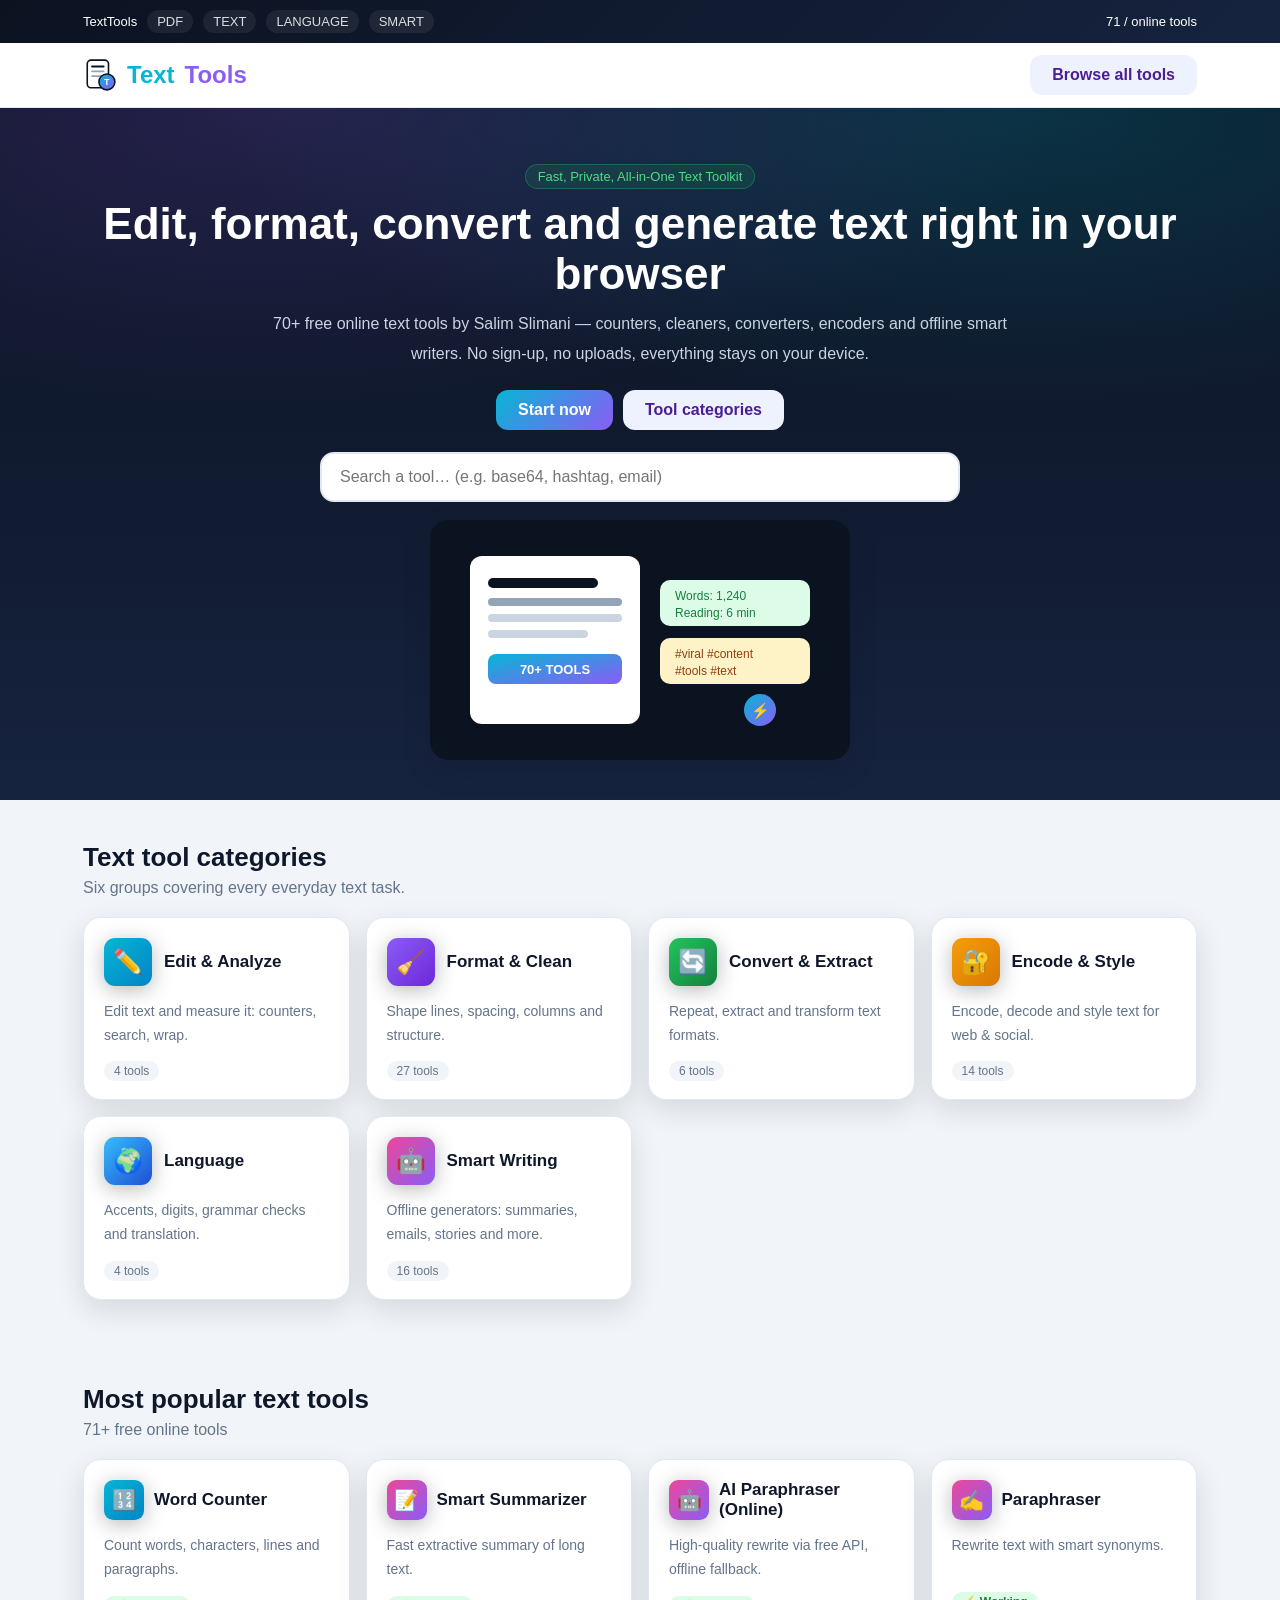
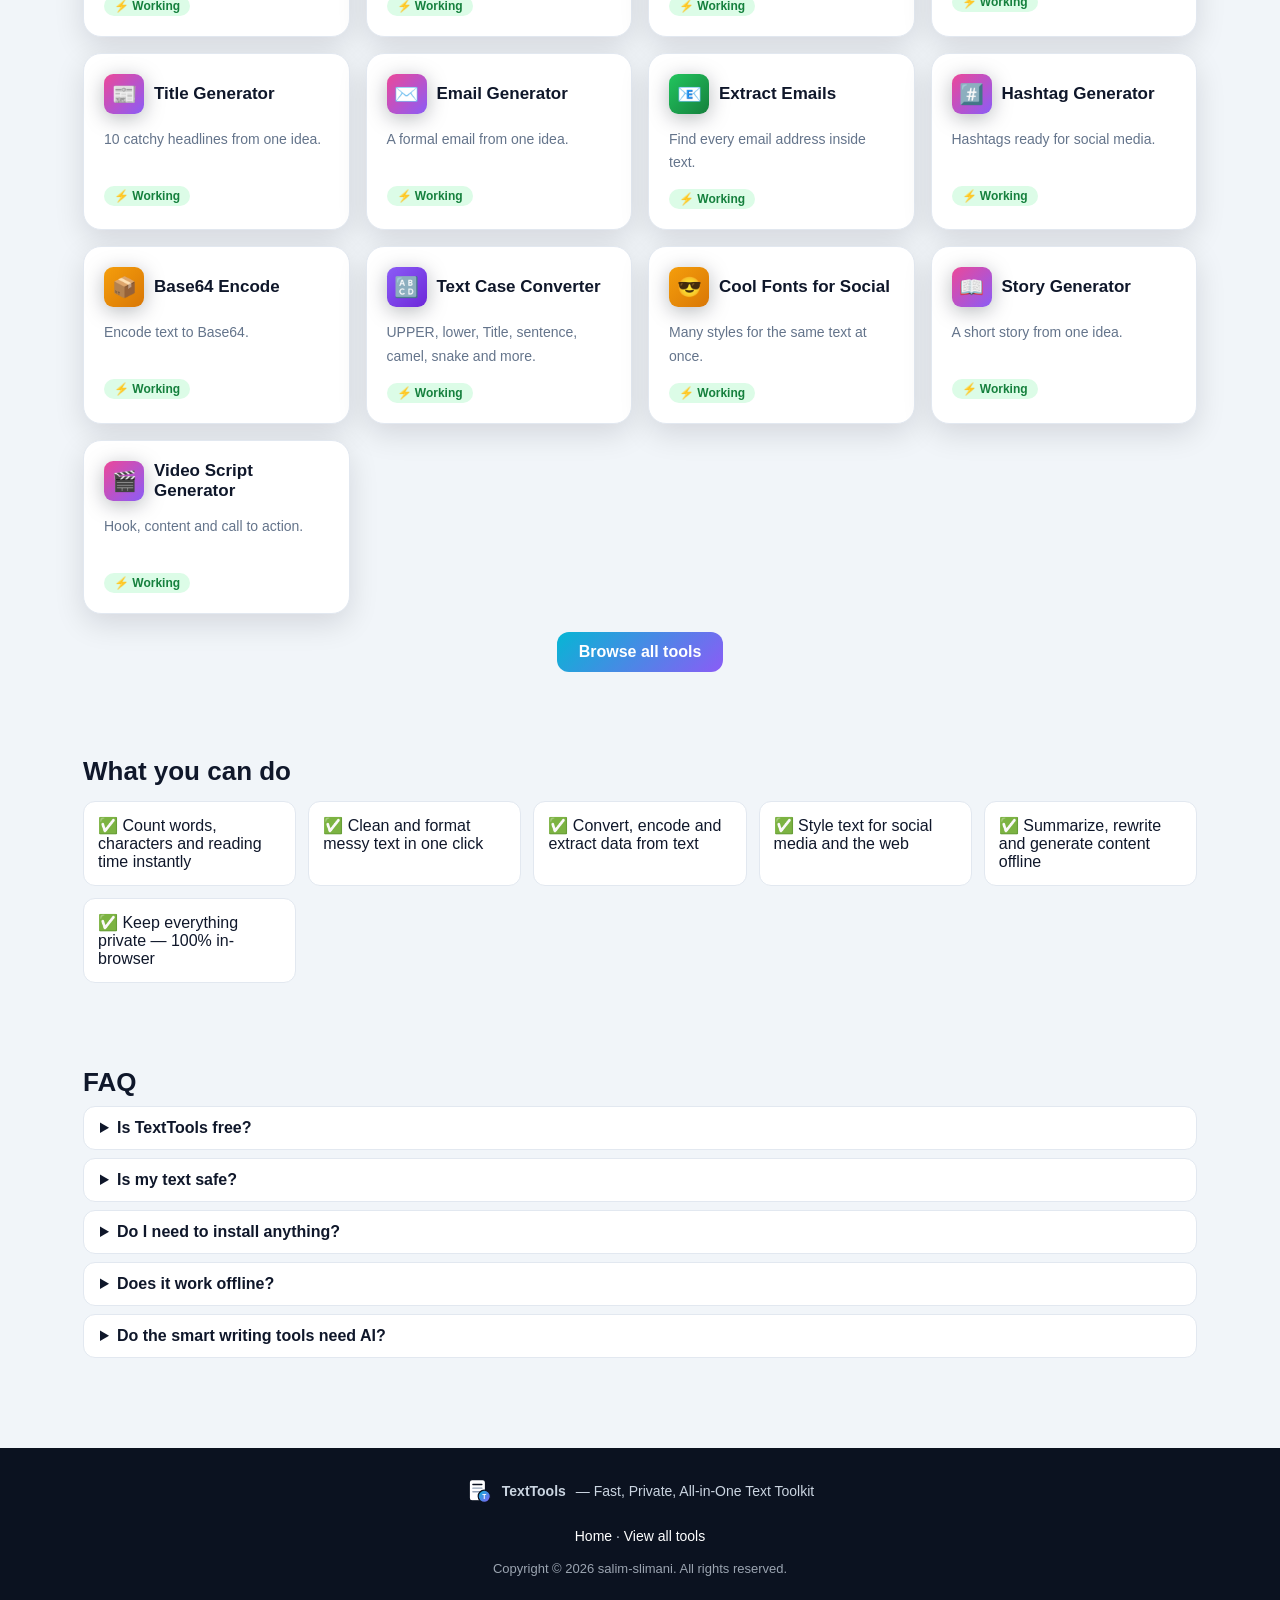
<file: index.html>
<!DOCTYPE html>
<html lang="en">
<head>
<meta charset="utf-8"><meta name="viewport" content="width=device-width,initial-scale=1">
<title>TextTools — Free Online Text Tools | Edit, Format, Convert</title>
<meta name="description" content="TextTools by Salim Slimani — fast, private, all-in-one text toolkit. Edit, format, convert, encode and generate text in your browser.">
<link rel="icon" href="assets/logo.svg" type="image/svg+xml">
<link rel="stylesheet" href="css/style.css">
<script src="js/tools-data.js"></script>
<script src="js/icons.js"></script>
</head>
<body>
<div class="topbar"><div class="wrap">
<div class="sites"><span>TextTools</span><a href="https://salim-studio.github.io/pdf-suite/">PDF</a><a href="tools.html">TEXT</a><a href="tools.html#c-language">LANGUAGE</a><a href="tools.html#c-smart">SMART</a></div>
<div id="toolCountTop"></div>
</div></div>
<header class="nav"><div class="wrap">
<a class="logo" href="index.html"><img src="assets/logo.svg" alt="TextTools logo">Text<span>Tools</span></a>
<div class="navlinks">
<a class="btn ghost" href="tools.html">Browse all tools</a>
</div></div></header>
<section class="hero"><div class="wrap">
<span class="badge">Fast, Private, All-in-One Text Toolkit</span>
<h1>Edit, format, convert and generate text right in your browser</h1>
<p>70+ free online text tools by Salim Slimani — counters, cleaners, converters, encoders and offline smart writers. No sign-up, no uploads, everything stays on your device.</p>
<div style="display:flex;gap:10px;justify-content:center;flex-wrap:wrap">
<a class="btn" href="tools.html">Start now</a>
<a class="btn ghost" href="#cats">Tool categories</a>
</div>
<input id="q" class="search" style="max-width:640px;margin:22px auto 0;display:block" placeholder="Search a tool… (e.g. base64, hashtag, email)">
<div class="brand-hero"><img src="assets/hero.svg" alt="TextTools visual — text toolkit"></div>
</div></section>

<div class="wrap">
<section class="section" id="cats"><h2>Text tool categories</h2><p class="sub">Six groups covering every everyday text task.</p><div class="grid" id="catGrid"></div></section>
<section class="section"><h2>Most popular text tools</h2><p class="sub"><span id="tc"></span> free online tools</p><div class="grid" id="popGrid"></div>
<div style="text-align:center;margin-top:18px"><a class="btn" href="tools.html">Browse all tools</a></div></section>
<section class="section"><h2>What you can do</h2>
<div class="feat" id="feat1"></div></section>
<section class="section faq"><h2>FAQ</h2><div id="faqBox"></div></section>
</div>
<footer><div class="wrap"><div class="footer-brand"><img src="assets/logo.svg" alt="TextTools logo"><b>TextTools</b> — Fast, Private, All-in-One Text Toolkit</div><br><a href="index.html">Home</a> · <a href="tools.html">View all tools</a><br><br><span class="copyright">Copyright © 2026 salim-slimani. All rights reserved.</span></div></footer>
<script>
toolCountTop.textContent=TOOLS.length+" / online tools";tc.textContent=TOOLS.length+"+";
catGrid.innerHTML=CATS.map(c=>`<a class="card" href="tools.html#c-${c.id}"><div style="display:flex;gap:12px;align-items:center;margin-bottom:6px">${TextIcons.tile(c.id,c.id,48)}<h3 style="margin:0">${c.en}</h3></div><p>${c.enD}</p><span class="pill">${c.count} tools</span></a>`).join('');
const pop=["word-counter","summarizer","ai-paraphraser","paraphraser","title-generator","email-generator","extract-emails","hashtags","base64-encode","text-case","cool-fonts","story-generator","video-script"];
popGrid.innerHTML=pop.map(s=>{const t=TOOLS.find(x=>x.t===s);if(!t)return"";return toolCard(t);}).join("");
function toolCard(t){return `<a class="card" href="tool.html?tool=${t.t}"><div style="display:flex;gap:10px;align-items:center;margin-bottom:6px">${TextIcons.tile(t.c,t.t,40)}<h3 style="margin:0;flex:1;min-width:0">${t.en}</h3></div><p>${t.enD}</p><div style="display:flex;gap:6px;flex-wrap:wrap"><span class="pill ok">⚡ Working</span></div></a>`;}
const feats=["Count words, characters and reading time instantly","Clean and format messy text in one click","Convert, encode and extract data from text","Style text for social media and the web","Summarize, rewrite and generate content offline","Keep everything private — 100% in-browser"];
feat1.innerHTML=feats.map(f=>`<div>✅ ${f}</div>`).join("");
const faqs=[["Is TextTools free?","Yes. All 70 tools run free in your browser, no account needed."],["Is my text safe?","Yes. Processing happens locally on your device — nothing is uploaded."],["Do I need to install anything?","No. Open the page and start working."],["Does it work offline?","Yes. After the first load, every tool works without internet."],["Do the smart writing tools need AI?","No. They use built-in offline generators, so they are instant and private."]];
faqBox.innerHTML=faqs.map(f=>`<details><summary><b>${f[0]}</b></summary><p>${f[1]}</p></details>`).join("");
q.addEventListener("keydown",e=>{if(e.key==="Enter")location.href="tools.html?q="+encodeURIComponent(q.value)});
</script>
</body></html>
</file>
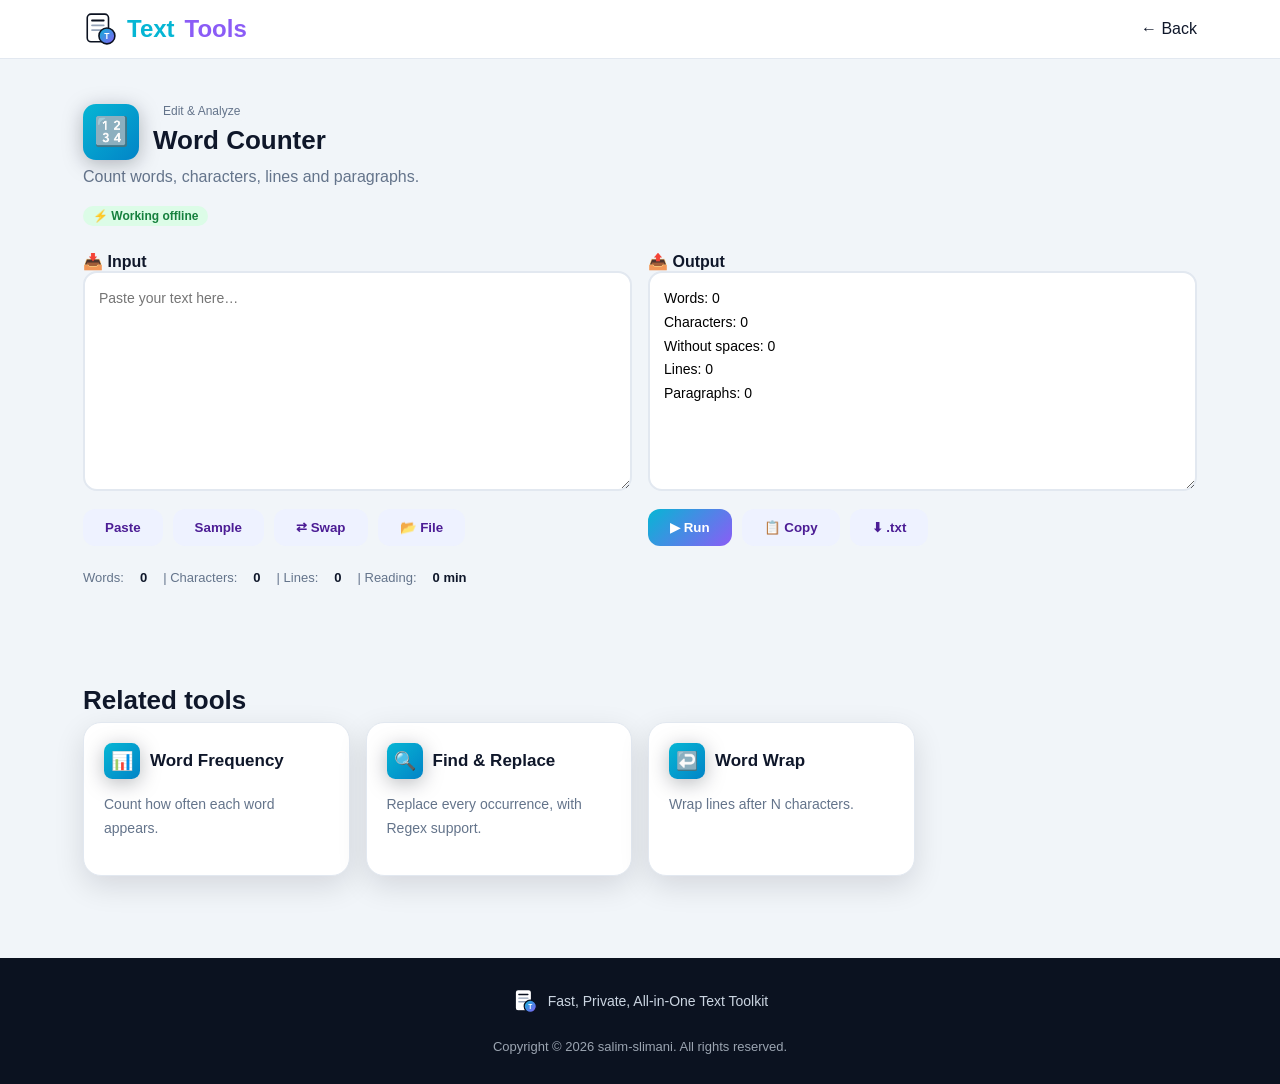
<file: tool.html>
<!DOCTYPE html>
<html lang="en">
<head><meta charset="utf-8"><meta name="viewport" content="width=device-width,initial-scale=1">
<title>Tool — TextTools</title>
<link rel="icon" href="assets/logo.svg" type="image/svg+xml">
<link rel="stylesheet" href="css/style.css">
<script src="js/tools-data.js"></script><script src="js/icons.js"></script><script src="js/engine.js"></script>
</head>
<body>
<header class="nav"><div class="wrap">
<a class="logo" href="index.html"><img src="assets/logo.svg" alt="TextTools logo">Text<span>Tools</span></a>
<div class="navlinks"><a href="tools.html">← Back</a></div>
</div></header>
<div class="wrap"><section class="section">
<div id="head"></div>
<div class="opts" id="opts"></div>
<div class="grid2">
<div><b>📥 Input</b><textarea class="io" id="inp" placeholder="Paste your text here…"></textarea>
<div class="opts">
<button class="btn ghost" onclick="pasteIn()">Paste</button>
<button class="btn ghost" onclick="loadSample()">Sample</button>
<button class="btn ghost" onclick="swapIO()">⇄ Swap</button>
<button class="btn ghost" onclick="document.getElementById('file').click()">📂 File</button>
<input type="file" id="file" hidden onchange="loadFile(event)">
</div></div>
<div><b>📤 Output</b><textarea class="io" id="out" placeholder="Result will appear here…"></textarea>
<div class="opts">
<button class="btn" onclick="run()">▶ Run</button>
<button class="btn ghost" onclick="copyOut()">📋 Copy</button>
<button class="btn ghost" onclick="downloadOut()">⬇ .txt</button>
</div></div>
</div>
<div class="stats" id="stats"></div>
<div class="result" id="rel"></div>
</section>
<section class="section"><h2>Related tools</h2><div class="grid" id="relGrid"></div></section>
</div>
<footer><div class="wrap"><div class="footer-brand"><img src="assets/logo.svg" alt="TextTools logo">Fast, Private, All-in-One Text Toolkit</div><br><span class="copyright">Copyright © 2026 salim-slimani. All rights reserved.</span></div></footer>
<script>
const slug=new URLSearchParams(location.search).get("tool");
const tool=TOOLS.find(t=>t.t===slug)||TOOLS[0];
const cat=CATS.find(c=>c.id===tool.c);
document.title=tool.en+" — TextTools";
head.innerHTML=`<div style="display:flex;gap:14px;align-items:center;margin-bottom:6px">${TextIcons.tile(tool.c,tool.t,56)}<div><span class="pill">${cat.en}</span><h2 style="margin:6px 0">${tool.en}</h2></div></div><p class="sub">${tool.enD}</p><span class="pill ok">⚡ Working offline</span>`;
opts.innerHTML=Engine.opts(tool.t)||"";
relGrid.innerHTML=TOOLS.filter(t=>t.c===tool.c&&t.t!==tool.t).slice(0,4).map(t=>`<a class="card" href="tool.html?tool=${t.t}"><div style="display:flex;gap:10px;align-items:center">${TextIcons.tile(t.c,t.t,36)}<h3 style="margin:0">${t.en}</h3></div><p>${t.enD}</p></a>`).join("");
const $=id=>document.getElementById(id);
function collect(){const o={};opts.querySelectorAll("input,select").forEach(e=>{o[e.id]=e.type==="checkbox"?e.checked:e.value;});return o;}
async function run(){try{$("out").value="⏳ Working…";$("out").value=await Engine.runAsync(tool.t,$("inp").value,collect());}catch(e){$("out").value="Error: "+(e.message||e);}updateStats();}
function updateStats(){const t=$("inp").value;const w=(t.trim().match(/\S+/g)||[]).length;$("stats").innerHTML=`Words: <b>${w}</b> | Characters: <b>${t.length}</b> | Lines: <b>${t?t.split("\n").length:0}</b> | Reading: <b>${Math.ceil(w/200)} min</b>`;}
function pasteIn(){navigator.clipboard.readText().then(x=>{$("inp").value=x;updateStats();});}
function loadSample(){$("inp").value="TextTools is a fast, private text toolkit that runs in your browser.\nContact us at hello@example.com or visit https://example.com\nThe price is 1,250,000. I love programming and I love coffee!";updateStats();run();}
function loadFile(e){const f=e.target.files[0];if(!f)return;const r=new FileReader();r.onload=()=>{$("inp").value=r.result;updateStats();};r.readAsText(f);}
function swapIO(){const a=$("inp").value;$("inp").value=$("out").value;$("out").value=a;updateStats();}
function copyOut(){$("out").select();document.execCommand("copy");navigator.clipboard.writeText($("out").value);}
function downloadOut(){const b=new Blob([$("out").value],{type:"text/plain;charset=utf-8"});const a=document.createElement("a");a.href=URL.createObjectURL(b);a.download="texttools-"+tool.t+".txt";a.click();}
$("inp").addEventListener("input",updateStats);
if(["word-counter","word-frequency","grammar-check","keywords"].includes(tool.t))run();
</script>
</body></html>
</file>
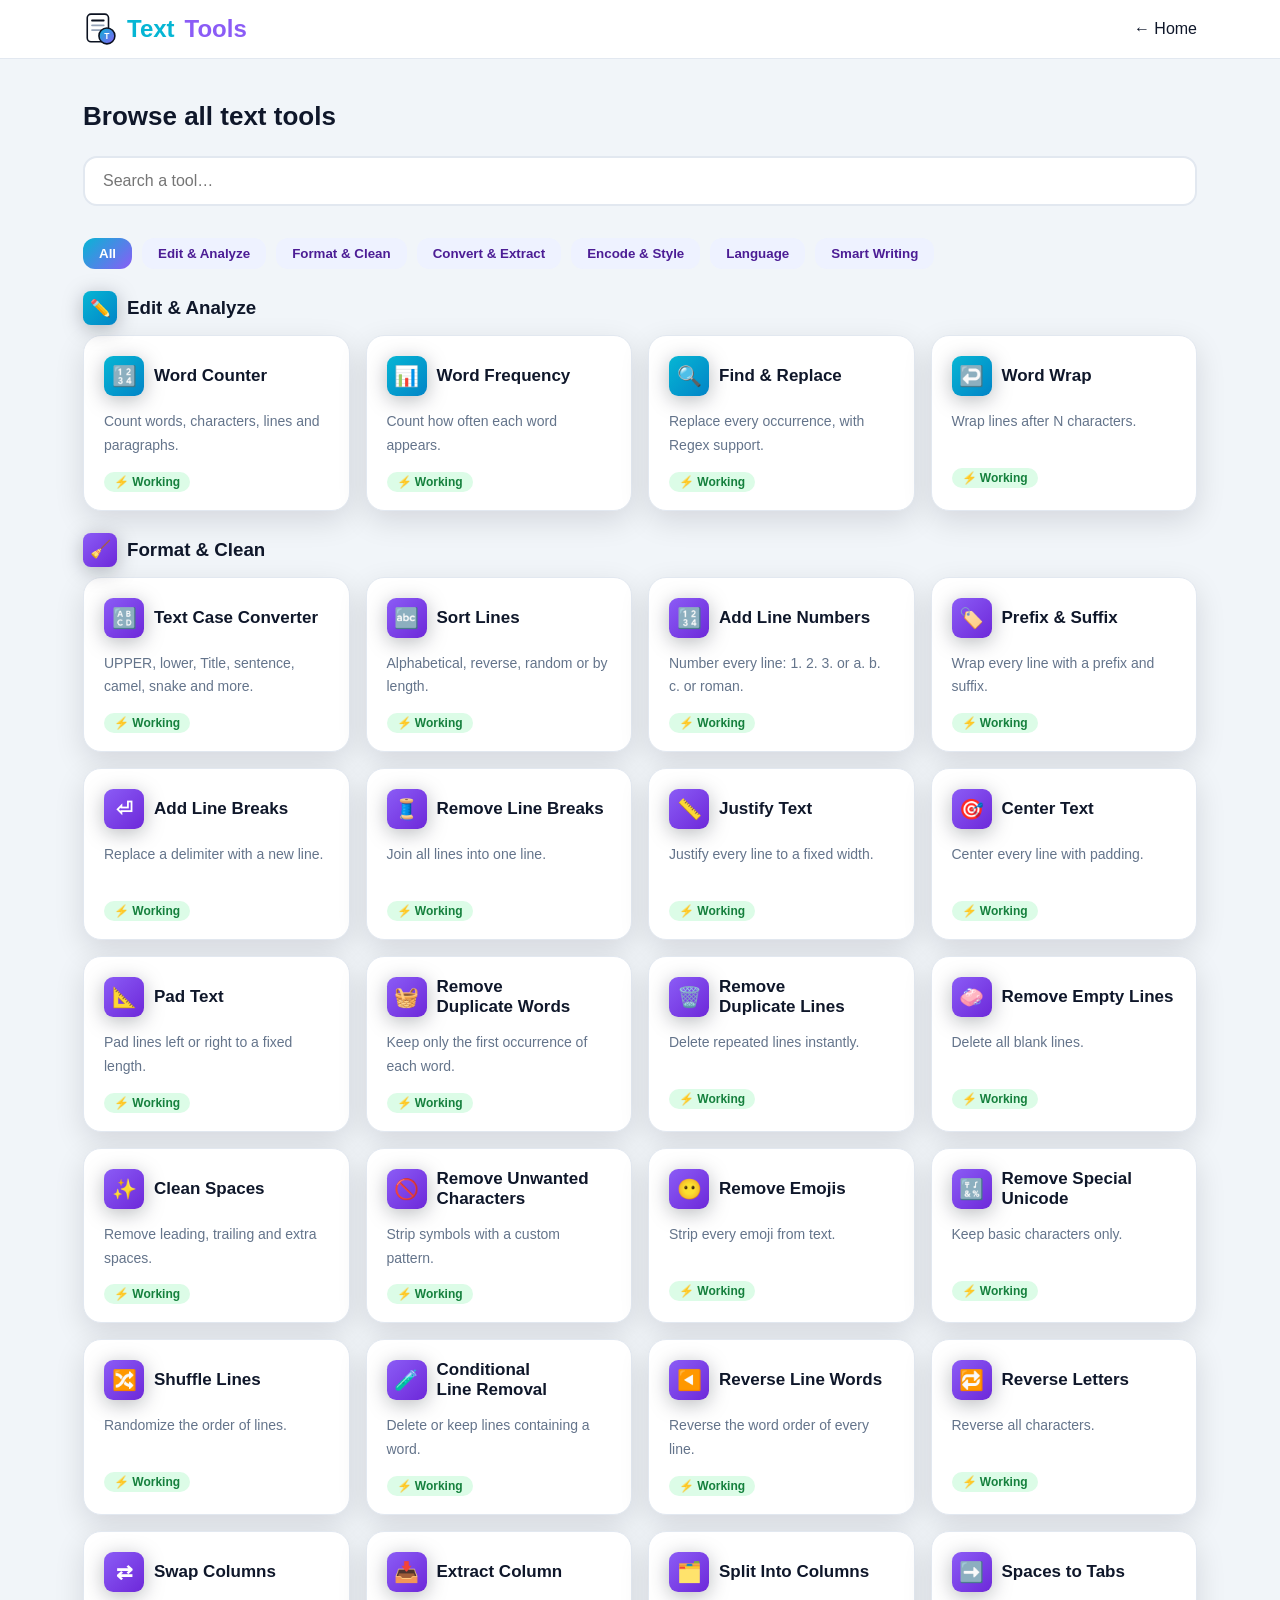
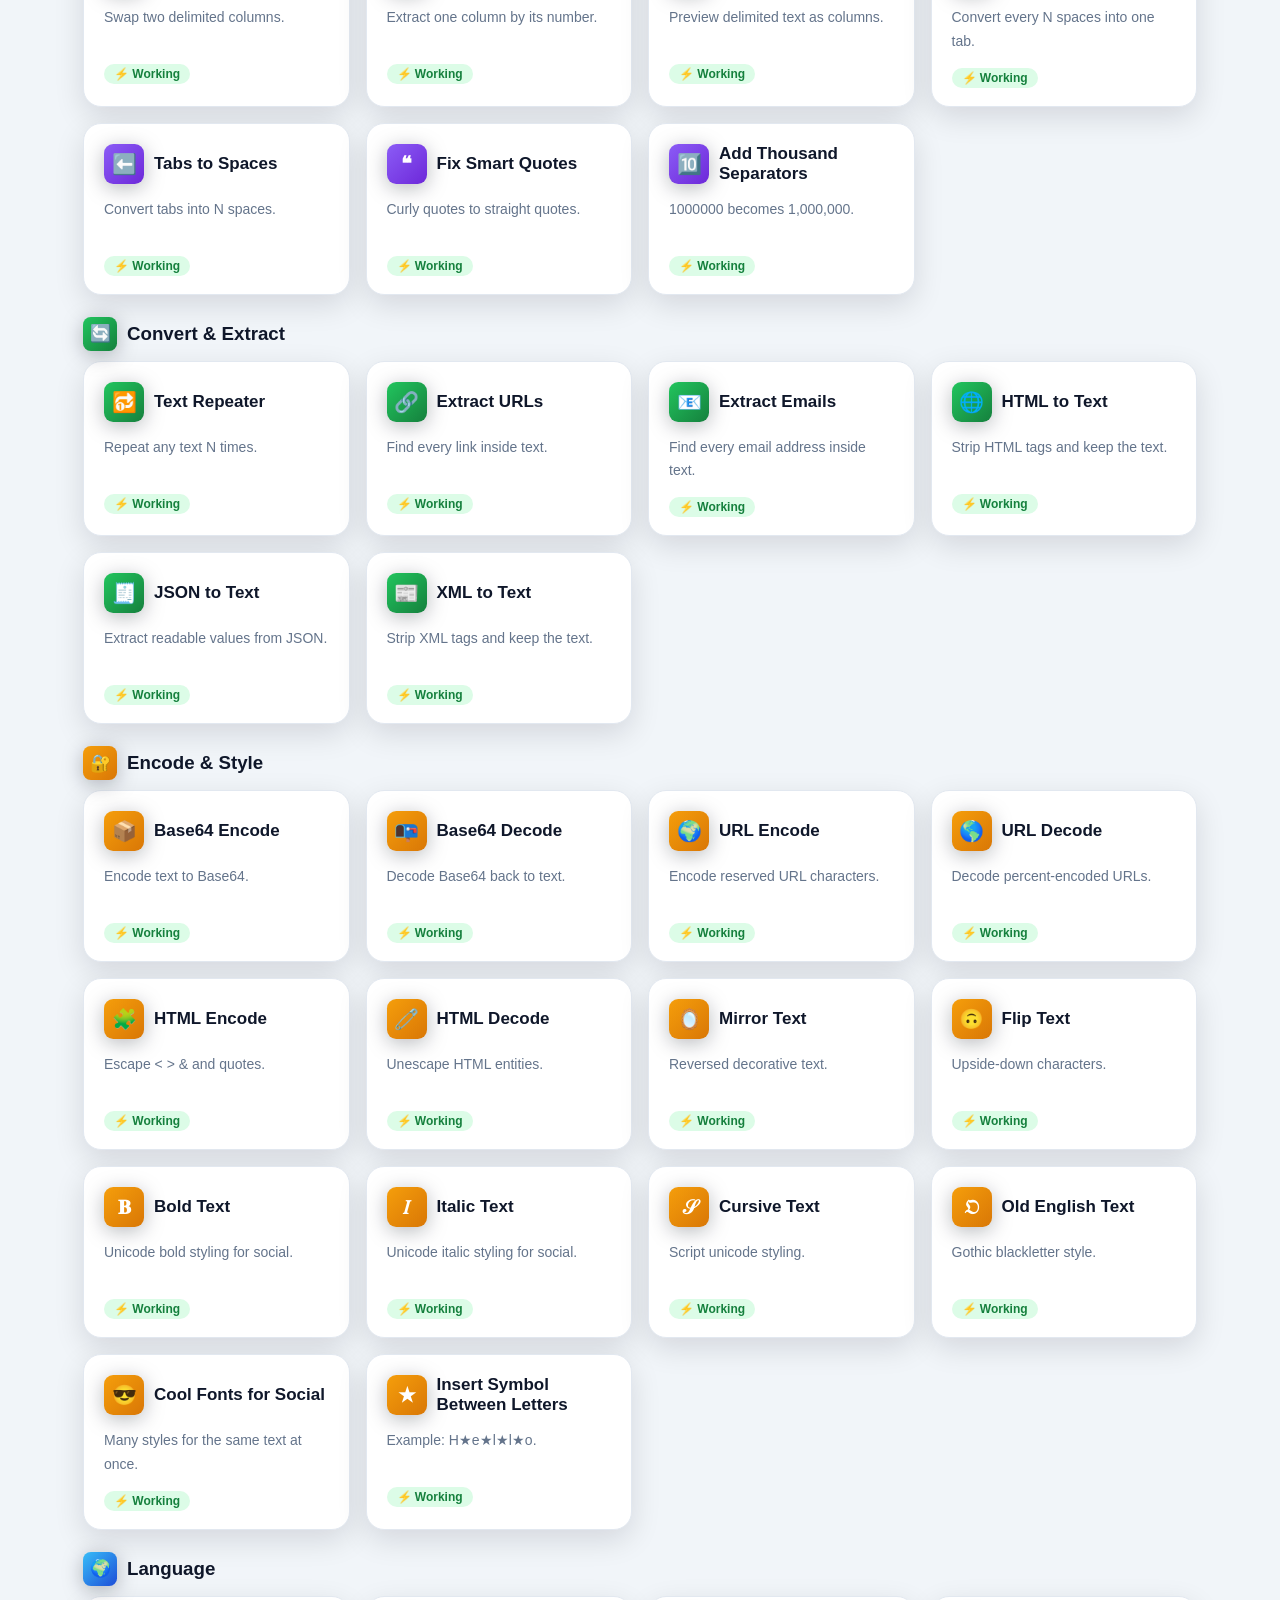
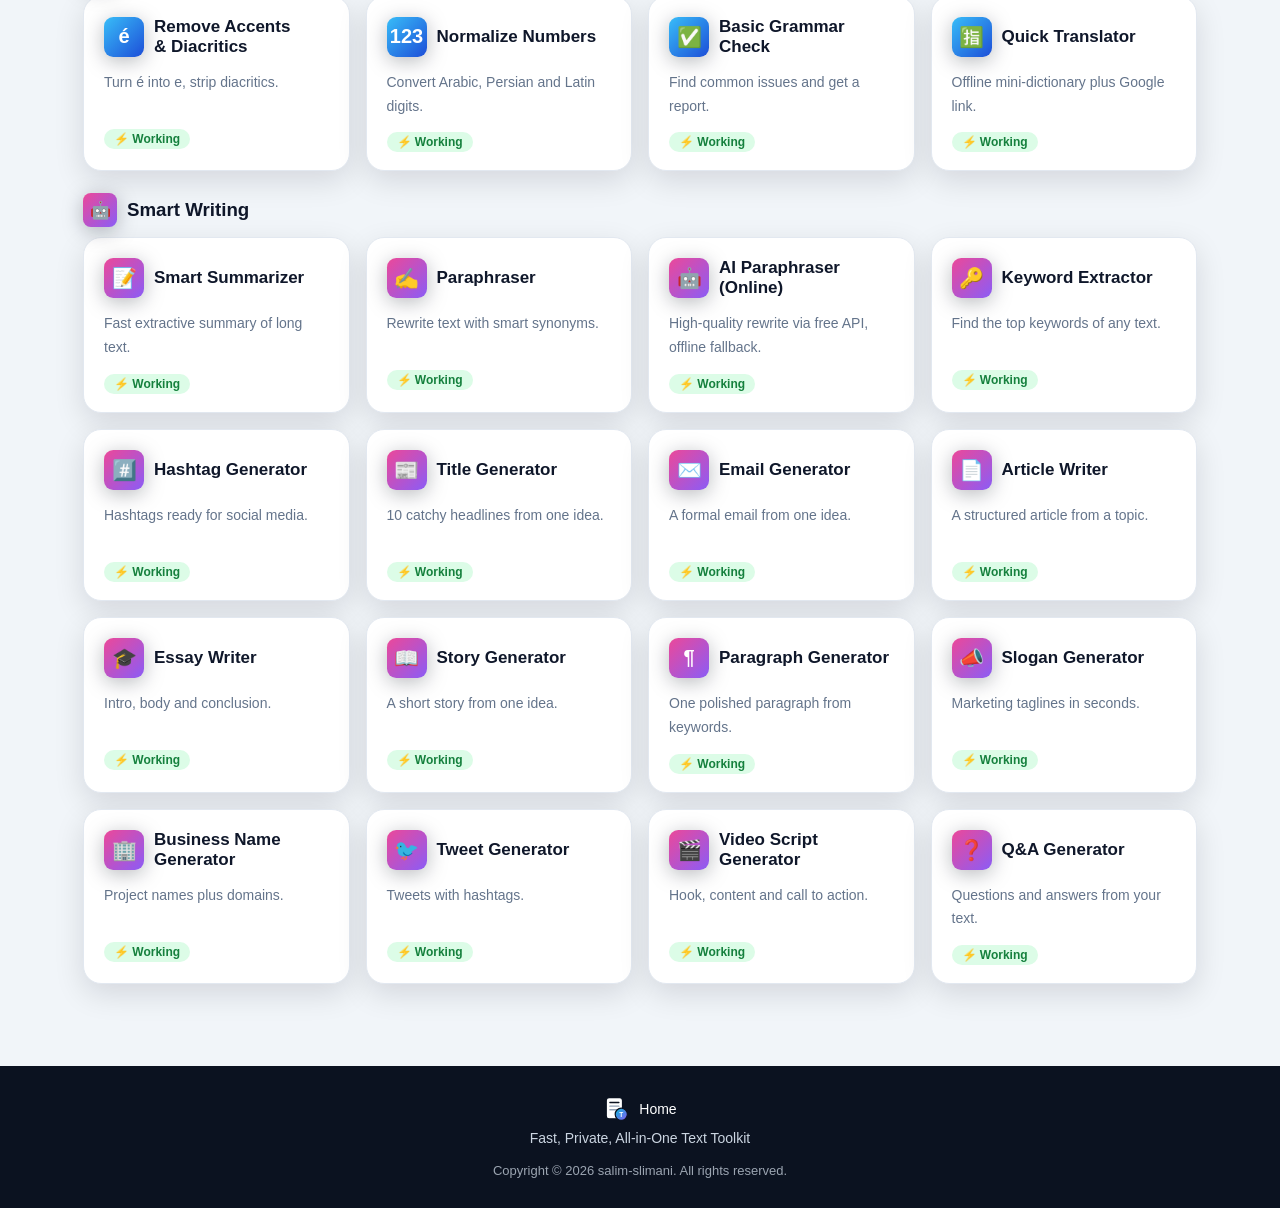
<file: tools.html>
<!DOCTYPE html>
<html lang="en">
<head><meta charset="utf-8"><meta name="viewport" content="width=device-width,initial-scale=1">
<title>All Text Tools — TextTools</title>
<link rel="icon" href="assets/logo.svg" type="image/svg+xml">
<link rel="stylesheet" href="css/style.css">
<script src="js/tools-data.js"></script><script src="js/icons.js"></script>
</head>
<body>
<header class="nav"><div class="wrap">
<a class="logo" href="index.html"><img src="assets/logo.svg" alt="TextTools logo">Text<span>Tools</span></a>
<div class="navlinks"><a href="index.html">← Home</a></div>
</div></header>
<div class="wrap"><section class="section">
<h2>Browse all text tools</h2>
<input id="q" class="search" placeholder="Search a tool…">
<div class="opts" id="catFilter"></div>
<div id="list"></div>
</section></div>
<footer><div class="wrap"><div class="footer-brand"><img src="assets/logo.svg" alt="TextTools logo"><a href="index.html">Home</a></div><div>Fast, Private, All-in-One Text Toolkit</div><br><span class="copyright">Copyright © 2026 salim-slimani. All rights reserved.</span></div></footer>
<script>
let active=(location.hash||"").replace("#","").replace("c-","")||"all";
const qp=new URLSearchParams(location.search).get("q")||"";
q.value=qp;
function renderCats(){
 const all=[{id:"all",en:"All"},...CATS];
 catFilter.innerHTML=all.map(c=>`<button class="btn${active===c.id?"":" ghost"}" style="padding:8px 16px" data-c="${c.id}">${c.en}</button>`).join("");
 catFilter.querySelectorAll("button").forEach(b=>b.onclick=()=>{active=b.dataset.c;renderCats();render();});
}
function render(){
 const s=q.value.trim().toLowerCase();
 const items=TOOLS.filter(t=>{
  if(active!=="all"&&t.c!==active)return false;
  if(!s)return true;
  return (t.en+" "+t.enD+" "+t.t).toLowerCase().includes(s);
 });
 let html="",last="";
 items.forEach(t=>{
  if(t.c!==last){if(last)html+="</div>";last=t.c;const c=CATS.find(x=>x.id===t.c);html+=`<h3 style="margin:22px 0 10px;display:flex;gap:10px;align-items:center">${TextIcons.tile(c.id,c.id,34)}<span>${c.en}</span></h3><div class="grid">`;}
  html+=`<a class="card" href="tool.html?tool=${t.t}"><div style="display:flex;gap:10px;align-items:center;margin-bottom:6px">${TextIcons.tile(t.c,t.t,40)}<h3 style="margin:0;flex:1;min-width:0">${t.en}</h3></div><p>${t.enD}</p><span class="pill ok">⚡ Working</span></a>`;
 });
 if(items.length)html+="</div>";
 list.innerHTML=html||"<p>—</p>";
}
q.oninput=render;renderCats();render();
</script>
</body></html>
</file>
<file: css/style.css>
:root{
 --bg:#0B1220; --bg2:#16233f; --card:#ffffff; --ink:#0f172a; --muted:#64748b;
 --brand:#06b6d4; --brand2:#8b5cf6; --ok:#16a34a; --warn:#f59e0b;
 --radius:18px; --shadow:0 10px 30px rgba(2,6,23,.12);
}
*{box-sizing:border-box}
body{margin:0;font-family:Inter,"Segoe UI",Tahoma,Arial,sans-serif;background:#f1f5f9;color:var(--ink)}
a{color:inherit;text-decoration:none}
.topbar{background:linear-gradient(135deg,var(--bg),var(--bg2));color:#fff;padding:10px 0;font-size:13px}
.wrap{max-width:1150px;margin:0 auto;padding:0 18px}
.topbar .wrap{display:flex;gap:14px;align-items:center;justify-content:space-between;flex-wrap:wrap}
.sites{display:flex;gap:10px;flex-wrap:wrap;align-items:center}
.sites a{opacity:.85;background:rgba(255,255,255,.08);padding:4px 10px;border-radius:999px}
.sites a:hover{opacity:1}
header.nav{position:sticky;top:0;z-index:20;background:#fff;border-bottom:1px solid #e2e8f0}
.nav .wrap{display:flex;align-items:center;gap:16px;padding:12px 18px}
.logo{font-weight:900;font-size:24px;color:var(--brand);display:inline-flex;align-items:center;gap:10px}
.logo span{color:var(--brand2)}
.logo img{width:34px;height:34px;border-radius:9px}
.brand-hero{display:flex;gap:26px;align-items:center;justify-content:center;flex-wrap:wrap;margin-top:18px}
.brand-hero img{width:min(420px,90%);border-radius:18px;box-shadow:var(--shadow)}
.footer-brand{display:flex;align-items:center;gap:10px;justify-content:center;margin-bottom:8px}
.footer-brand img{width:26px;height:26px;border-radius:7px}
.copyright{opacity:.75;font-size:13px}
.navlinks{display:flex;gap:14px;margin-inline-start:auto;align-items:center;flex-wrap:wrap}
.btn{display:inline-block;background:linear-gradient(135deg,var(--brand),var(--brand2));color:#fff!important;padding:11px 22px;border-radius:12px;font-weight:700;border:0;cursor:pointer}
.btn.ghost{background:#eef2ff;color:#4c1d95!important}
.btn:disabled{opacity:.5;cursor:not-allowed}
.hero{background:radial-gradient(800px 300px at 20% 0%,#8b5cf633,transparent),radial-gradient(800px 300px at 80% 0%,#06b6d433,transparent),linear-gradient(180deg,#0B1220,#16233f);color:#fff;padding:56px 0 40px;text-align:center}
.hero h1{font-size:clamp(24px,4vw,44px);margin:10px 0}
.hero p{color:#cbd5e1;max-width:760px;margin:0 auto 20px;line-height:1.9}
.badge{display:inline-block;background:#22c55e22;color:#4ade80;border:1px solid #22c55e55;padding:4px 12px;border-radius:999px;font-size:13px}
.grid{display:grid;grid-template-columns:repeat(auto-fill,minmax(240px,1fr));gap:16px}
.card{background:var(--card);border-radius:var(--radius);box-shadow:var(--shadow);padding:20px;border:1px solid #e2e8f0;transition:.15s}
.card:hover{transform:translateY(-3px)}
.card h3{margin:8px 0;font-size:17px;text-wrap:balance}
.card p{color:var(--muted);font-size:14px;line-height:1.7;min-height:44px}
.tile{flex:none;border-radius:23%;filter:drop-shadow(0 4px 10px rgba(2,6,23,.28));display:grid;place-items:center;color:#fff;font-weight:900}
.pill{font-size:12px;background:#f1f5f9;border-radius:999px;padding:3px 10px;color:var(--muted)}
.pill.ok{background:#dcfce7;color:#15803d;font-weight:700}
.pill.new{background:#fef3c7;color:#92400e;font-weight:700}
.section{padding:42px 0}
.section h2{font-size:26px;margin:0 0 6px}
.section .sub{color:var(--muted);margin:0 0 20px}
.search{width:100%;padding:14px 18px;border-radius:14px;border:2px solid #e2e8f0;font-size:16px;margin:18px 0}
textarea.io{width:100%;min-height:220px;border:2px solid #e2e8f0;border-radius:14px;padding:14px;font-size:14px;line-height:1.7;resize:vertical;font-family:inherit}
textarea.io:focus{border-color:var(--brand);outline:none}
.grid2{display:grid;grid-template-columns:1fr 1fr;gap:16px}
@media(max-width:800px){.grid2{grid-template-columns:1fr}}
.drop{border:2px dashed #93c5fd;background:#eff6ff;border-radius:16px;padding:34px 18px;text-align:center;cursor:pointer}
.opts{display:flex;gap:10px;flex-wrap:wrap;margin:14px 0}
.opts label{background:#fff;border:1px solid #e2e8f0;border-radius:10px;padding:8px 12px;font-size:14px;display:flex;gap:6px;align-items:center}
.opts input,.opts select{font-size:14px;padding:6px;max-width:220px}
.result{margin-top:16px}
.notice{background:#fffbeb;border:1px solid #fde68a;border-radius:12px;padding:12px 16px;font-size:14px;line-height:1.8}
.stats{display:flex;gap:16px;flex-wrap:wrap;color:var(--muted);font-size:13px;margin-top:10px}
.stats b{color:var(--ink)}
footer{background:var(--bg);color:#cbd5e1;padding:30px 0;margin-top:40px;font-size:14px;text-align:center}
footer a{color:#fff}
.faq details{background:#fff;border:1px solid #e2e8f0;border-radius:12px;padding:12px 16px;margin:8px 0}
.feat{display:grid;grid-template-columns:repeat(auto-fit,minmax(200px,1fr));gap:12px;margin-top:14px}
.feat div{background:#fff;border:1px solid #e2e8f0;border-radius:12px;padding:14px}
@media(max-width:640px){.navlinks{width:100%}}
</file>
